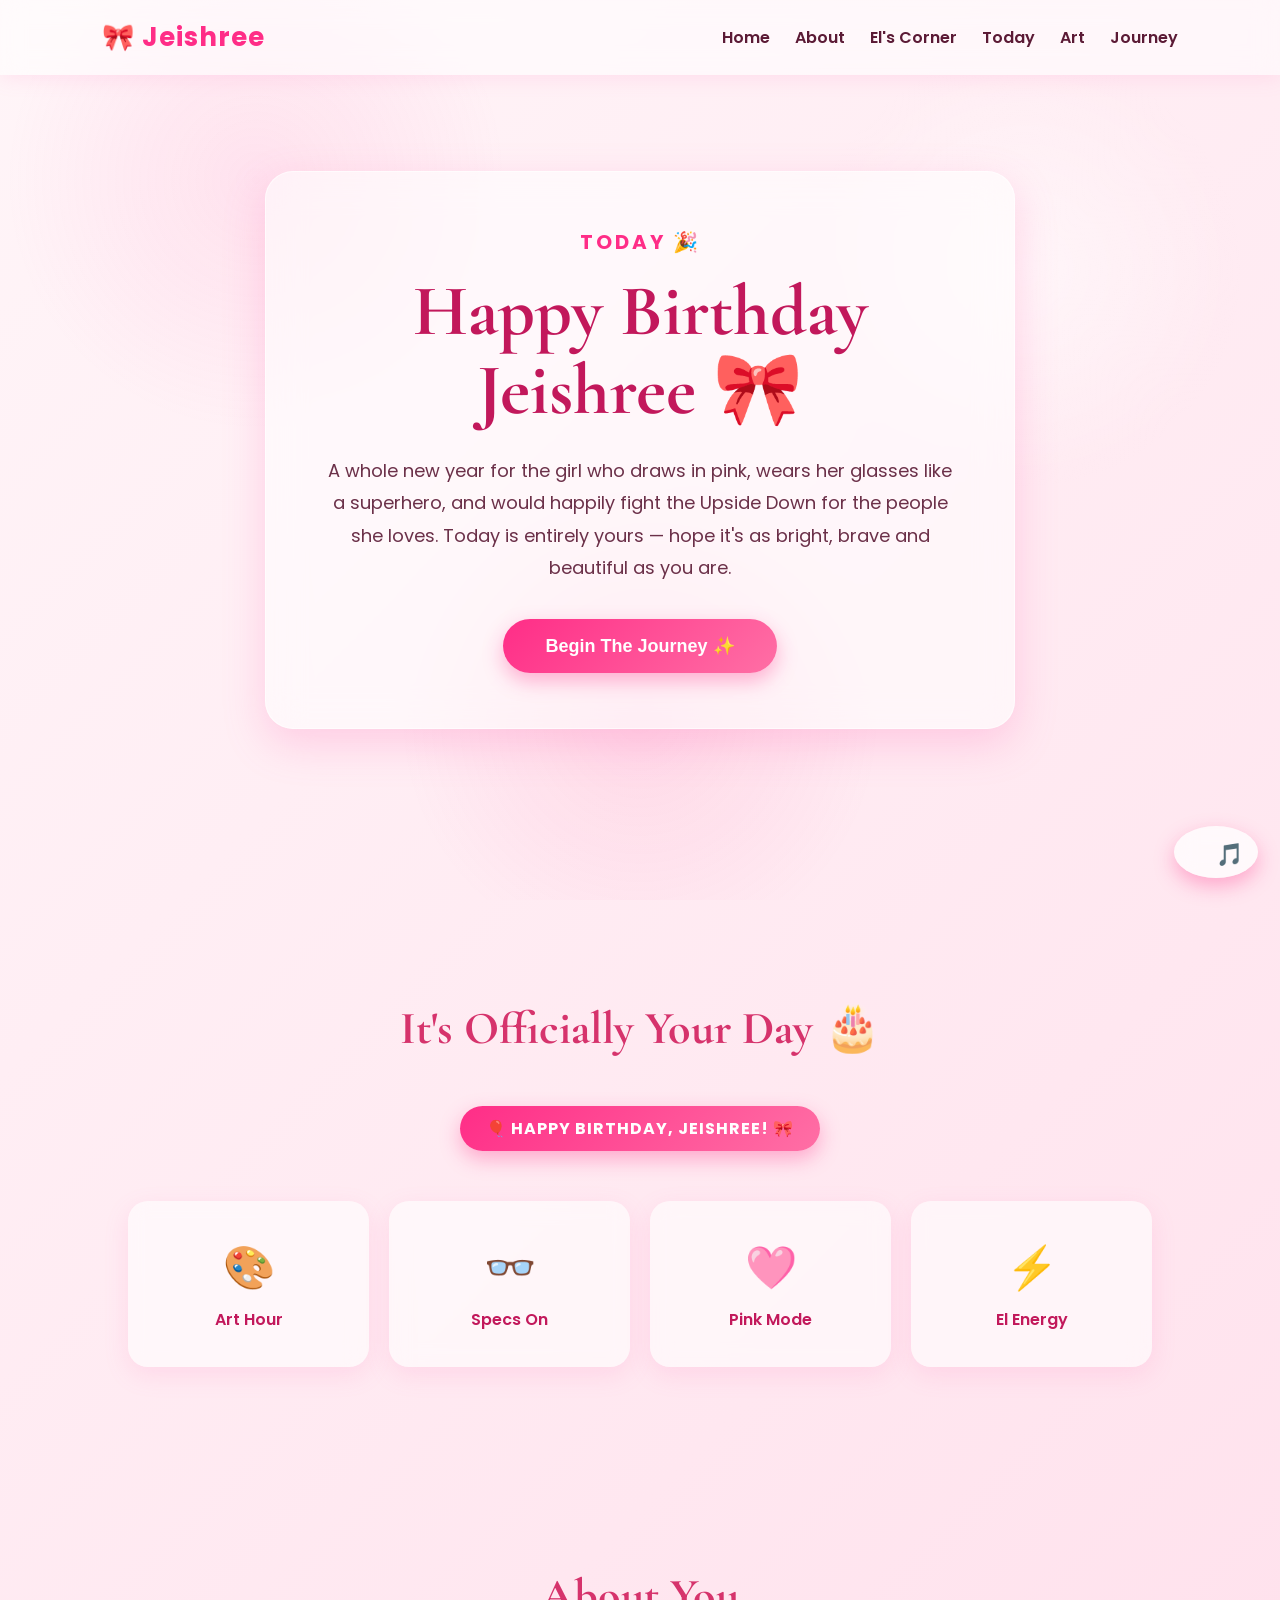
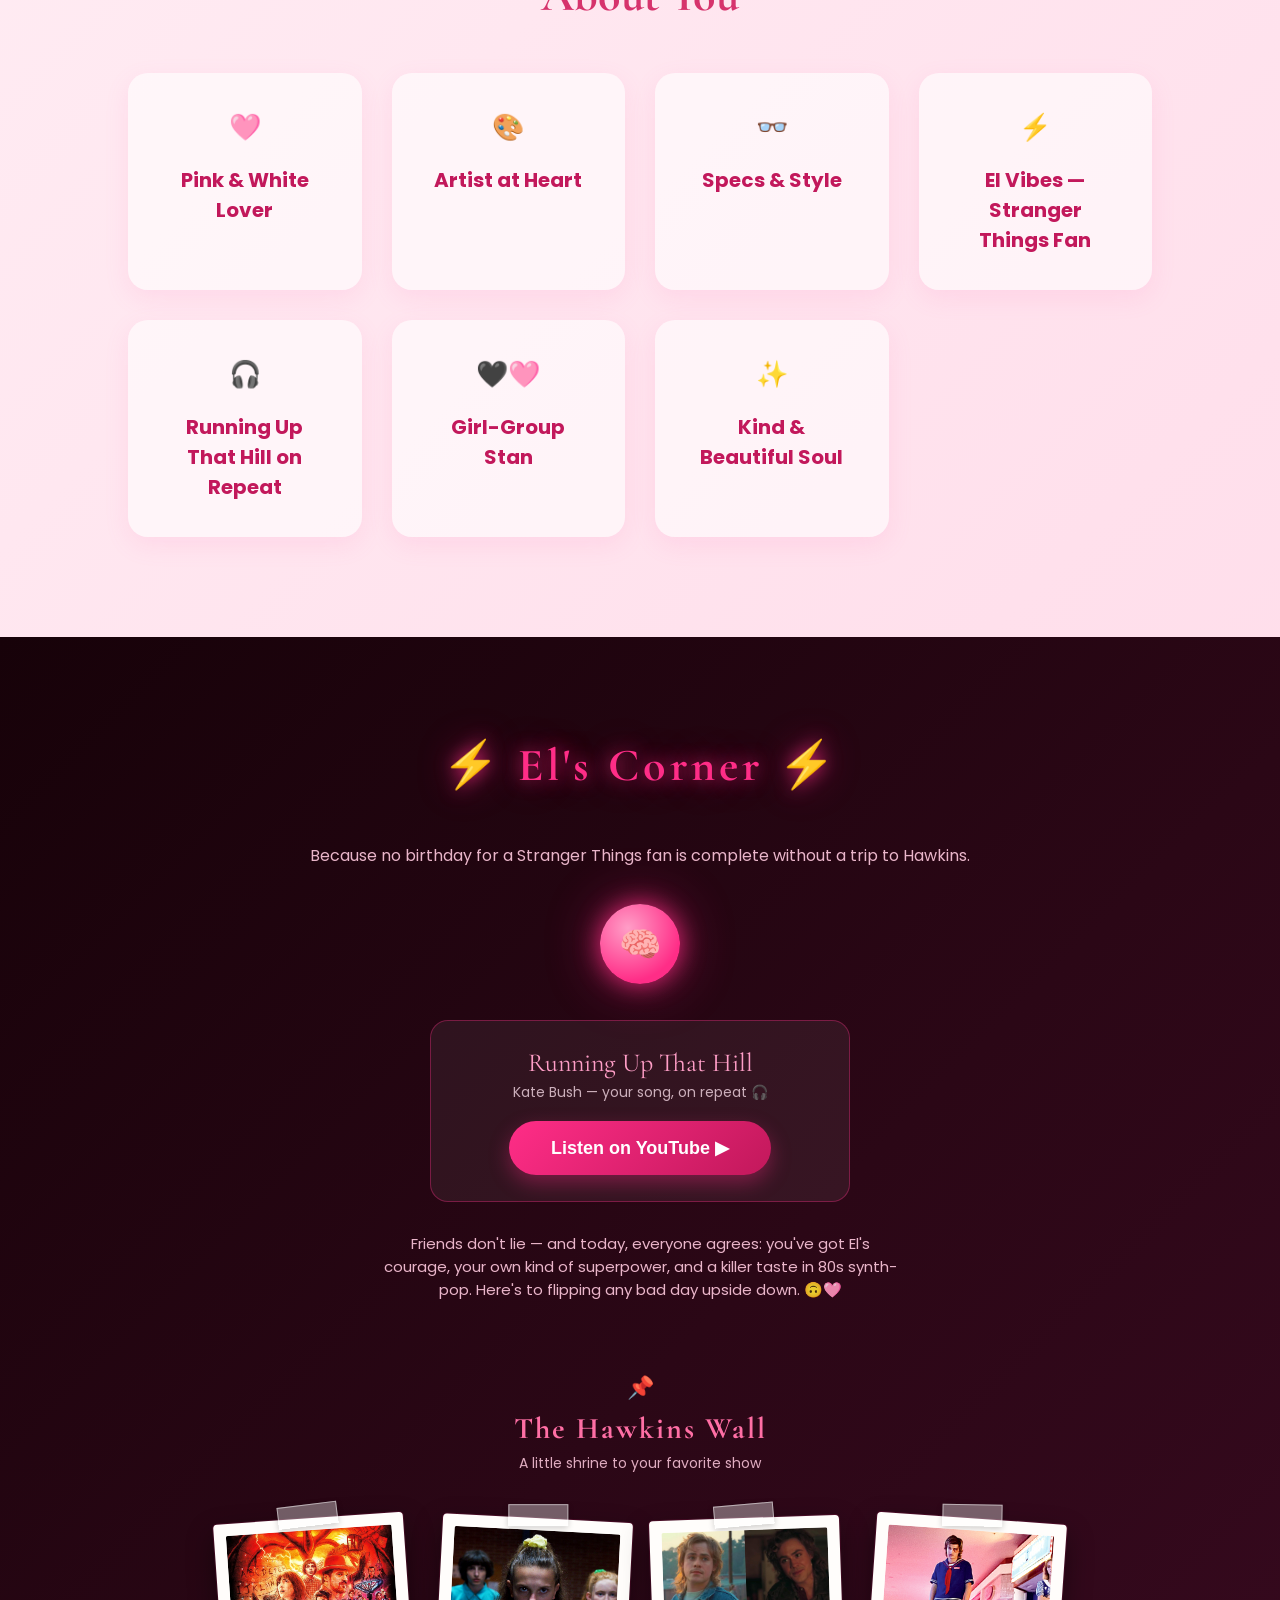
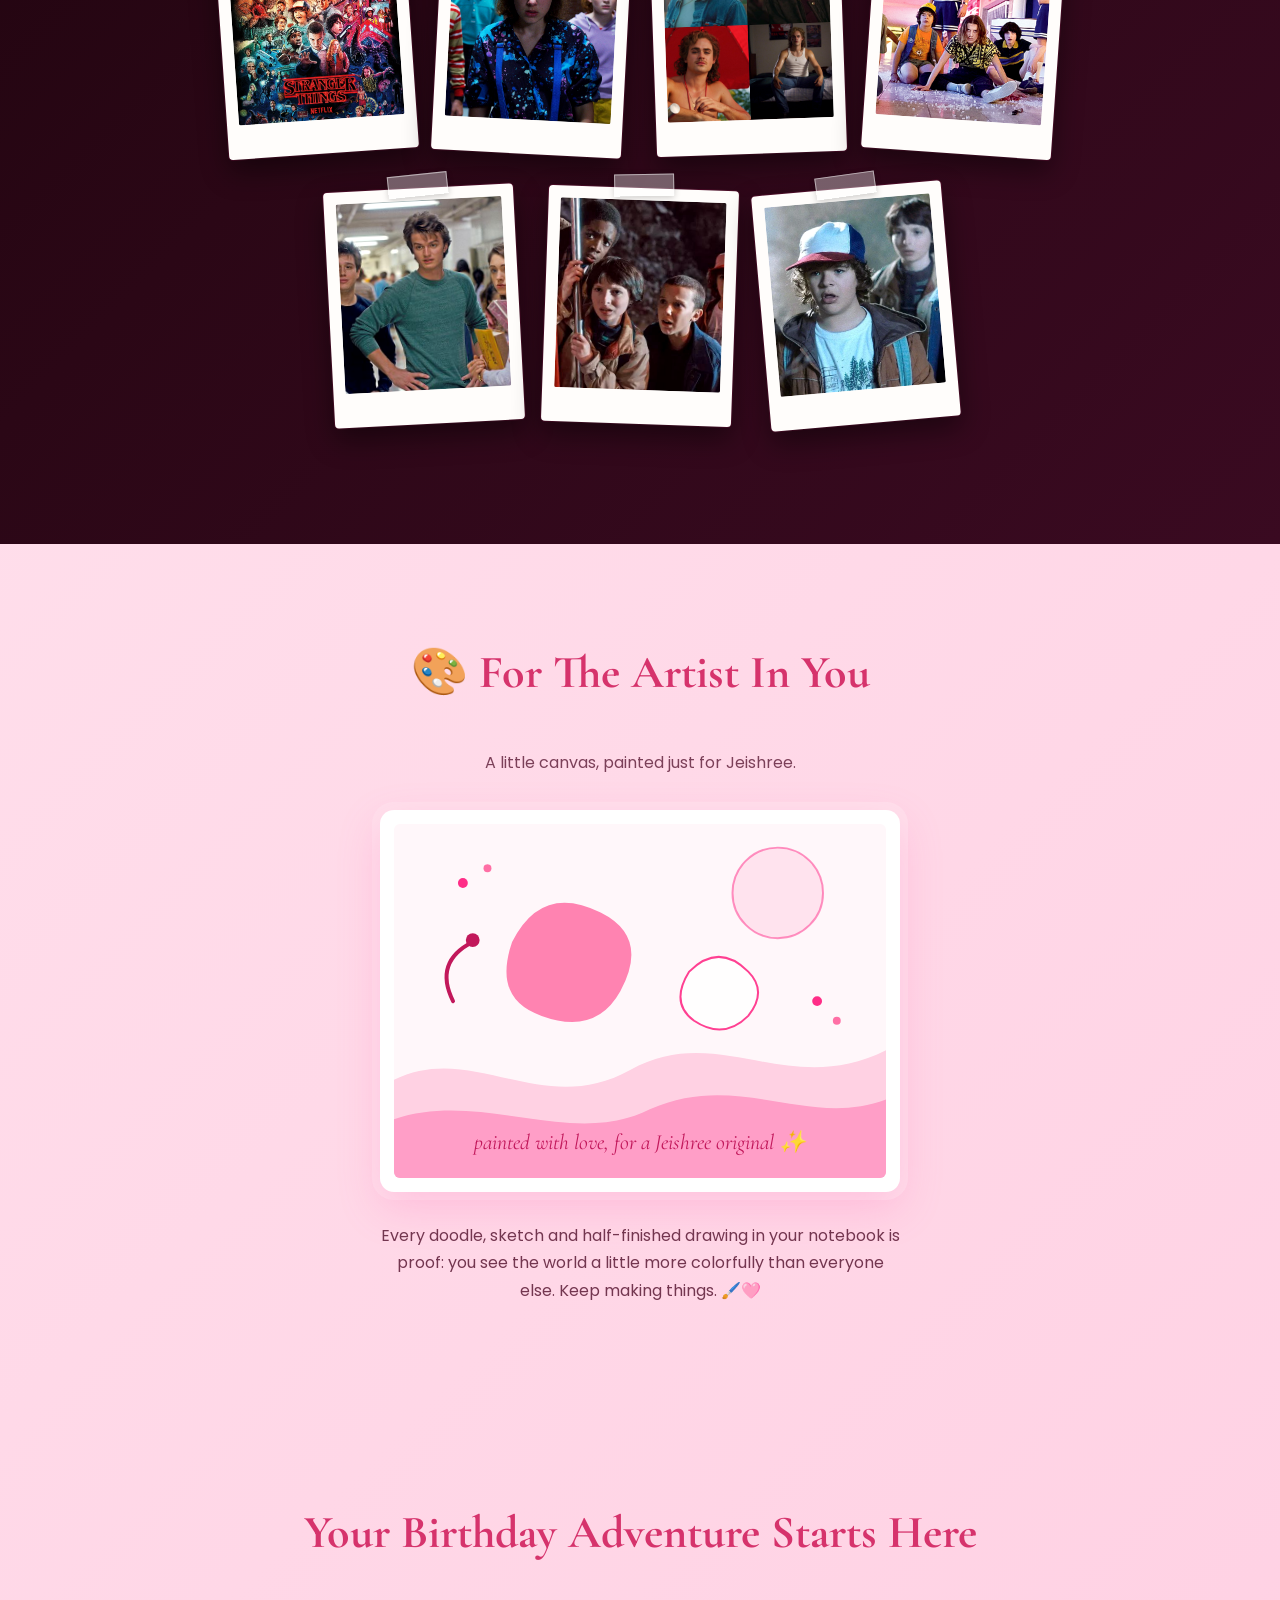
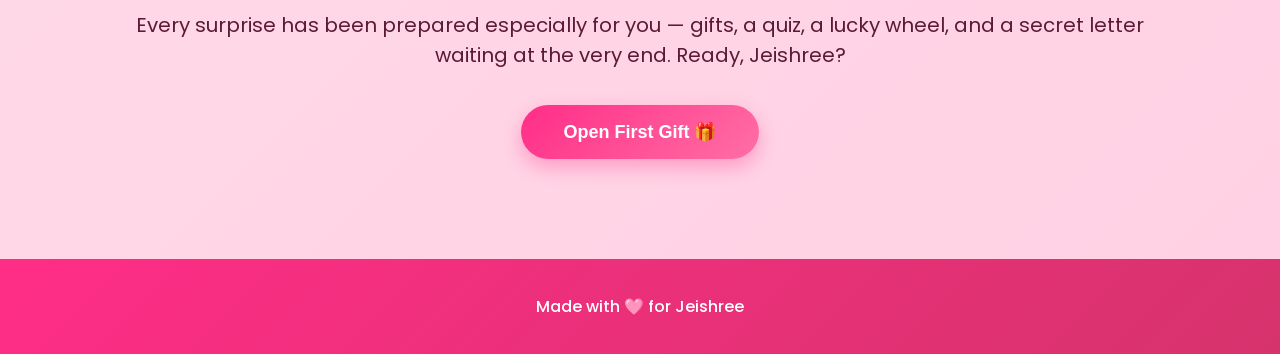
<file: index.html>
<!DOCTYPE html>
<html lang="en">
<head>

<meta charset="UTF-8">
<meta name="viewport" content="width=device-width, initial-scale=1.0">

<title>Happy Birthday Jeishree 🎀</title>

<link rel="stylesheet" href="style.css">

<link rel="preconnect" href="https://fonts.googleapis.com">
<link href="https://fonts.googleapis.com/css2?family=Poppins:wght@300;400;600;700&family=Cormorant+Garamond:wght@500;700&display=swap" rel="stylesheet">

</head>

<body>

<div id="particles"></div>

<nav>

<div class="logo">
🎀 Jeishree
</div>

<ul>

<li><a href="#home">Home</a></li>

<li><a href="#about">About</a></li>

<li><a href="#st-corner">El's Corner</a></li>

<li><a href="#today">Today</a></li>

<li><a href="#art-corner">Art</a></li>

<li><a href="#journey">Journey</a></li>

</ul>

</nav>

<section class="hero" id="home">

<div class="glass">

<h3>Today 🎉</h3>

<h1>Happy Birthday<br>Jeishree 🎀</h1>

<p>

A whole new year for the girl who draws in pink, wears her glasses like a superhero,
and would happily fight the Upside Down for the people she loves.
Today is entirely yours — hope it's as bright, brave and beautiful as you are.

</p>

<button id="beginBtn">
Begin The Journey ✨
</button>

</div>

</section>

<section id="today" class="today-banner">

<h2>It's Officially Your Day 🎂</h2>

<div class="today-pill">🎈 HAPPY BIRTHDAY, JEISHREE! 🎀</div>

<div class="today-grid">

<div>
<span>🎨</span>
<p>Art Hour</p>
</div>

<div>
<span>👓</span>
<p>Specs On</p>
</div>

<div>
<span>🩷</span>
<p>Pink Mode</p>
</div>

<div>
<span>⚡</span>
<p>El Energy</p>
</div>

</div>

</section>

<section id="about">

<h2>
About You
</h2>

<div class="cards">

<div class="card">
🩷
<h3>Pink & White Lover</h3>
</div>

<div class="card">
🎨
<h3>Artist at Heart</h3>
</div>

<div class="card">
👓
<h3>Specs & Style</h3>
</div>

<div class="card">
⚡
<h3>El Vibes — Stranger Things Fan</h3>
</div>

<div class="card">
🎧
<h3>Running Up That Hill on Repeat</h3>
</div>

<div class="card">
🖤🩷
<h3>Girl-Group Stan</h3>
</div>

<div class="card">
✨
<h3>Kind & Beautiful Soul</h3>
</div>

</div>

</section>

<section id="st-corner">

<h2>⚡ El's Corner ⚡</h2>

<p class="st-sub">Because no birthday for a Stranger Things fan is complete without a trip to Hawkins.</p>

<div class="st-glow-orb">🧠</div>

<div class="st-song-card">
<p class="song-title">Running Up That Hill</p>
<p class="song-artist">Kate Bush — your song, on repeat 🎧</p>
<a href="https://www.youtube.com/results?search_query=kate+bush+running+up+that+hill+official+video" target="_blank" rel="noopener">
<button>Listen on YouTube ▶</button>
</a>
</div>

<p class="st-caption">Friends don't lie — and today, everyone agrees: you've got El's courage, your own kind of superpower, and a killer taste in 80s synth-pop. Here's to flipping any bad day upside down. 🙃🩷</p>

<div class="wall-heading">
<span class="wall-tape">📌</span>
<h3>The Hawkins Wall</h3>
<p>A little shrine to your favorite show</p>
</div>

<div class="photo-wall">

<div class="frame frame-1"><div class="tape"></div><img src="assets/images/photo7.jpg" alt="Stranger Things poster"></div>
<div class="frame frame-2"><div class="tape"></div><img src="assets/images/photo3.jpg" alt="Stranger Things cast"></div>
<div class="frame frame-3"><div class="tape"></div><img src="assets/images/photo1.jpg" alt="Stranger Things character"></div>
<div class="frame frame-4"><div class="tape"></div><img src="assets/images/photo2.jpg" alt="The mall scene"></div>
<div class="frame frame-5"><div class="tape"></div><img src="assets/images/photo4.jpg" alt="Stranger Things group"></div>
<div class="frame frame-6"><div class="tape"></div><img src="assets/images/photo6.jpg" alt="Steve, Nancy and Jonathan"></div>
<div class="frame frame-7"><div class="tape"></div><img src="assets/images/photo5.webp" alt="The kids on bikes"></div>

</div>

</section>

<section id="art-corner">

<h2>🎨 For The Artist In You</h2>

<p class="art-sub">A little canvas, painted just for Jeishree.</p>

<div class="canvas-frame">
<svg viewBox="0 0 500 360" xmlns="http://www.w3.org/2000/svg">
  <rect x="0" y="0" width="500" height="360" fill="#fff7fa"/>
  <path d="M0,260 C80,220 150,300 240,250 C330,200 400,280 500,230 L500,360 L0,360 Z" fill="#ffd1e3"/>
  <path d="M0,300 C90,270 180,330 260,290 C350,250 420,310 500,280 L500,360 L0,360 Z" fill="#ff9ec7"/>
  <circle cx="390" cy="70" r="46" fill="#ffe1ee" opacity="0.9"/>
  <circle cx="390" cy="70" r="46" fill="none" stroke="#ff2d87" stroke-width="2" opacity="0.5"/>
  <path d="M120,120 Q150,60 210,90 Q260,115 230,170 Q205,215 150,195 Q100,178 120,120 Z" fill="#ff6fa5" opacity="0.85"/>
  <path d="M60,180 Q40,140 80,120" stroke="#c2185b" stroke-width="4" fill="none" stroke-linecap="round"/>
  <circle cx="80" cy="118" r="7" fill="#c2185b"/>
  <g opacity="0.9">
    <path d="M300,150 Q330,120 360,150 Q380,170 360,195 Q335,220 305,200 Q280,182 300,150 Z" fill="#fff" stroke="#ff2d87" stroke-width="2"/>
  </g>
  <circle cx="70" cy="60" r="5" fill="#ff2d87"/>
  <circle cx="95" cy="45" r="4" fill="#ff6fa5"/>
  <circle cx="430" cy="180" r="5" fill="#ff2d87"/>
  <circle cx="450" cy="200" r="4" fill="#ff6fa5"/>
  <text x="250" y="330" text-anchor="middle" font-family="Cormorant Garamond, serif" font-style="italic" font-size="22" fill="#c2185b">painted with love, for a Jeishree original ✨</text>
</svg>
</div>

<p class="art-caption">Every doodle, sketch and half-finished drawing in your notebook is proof: you see the world a little more colorfully than everyone else. Keep making things. 🖌️🩷</p>

</section>

<section id="journey">

<h2>
Your Birthday Adventure Starts Here
</h2>

<p>
Every surprise has been prepared especially for you — gifts, a quiz, a lucky wheel,
and a secret letter waiting at the very end.
Ready, Jeishree?
</p>

<a href="gift/gift.html">
<button>Open First Gift 🎁</button>
</a>

</section>

<footer>
Made with 🩷 for Jeishree
</footer>

<script src="script.js"></script>

<script src="music.js"></script>

</body>

</html>
</file>
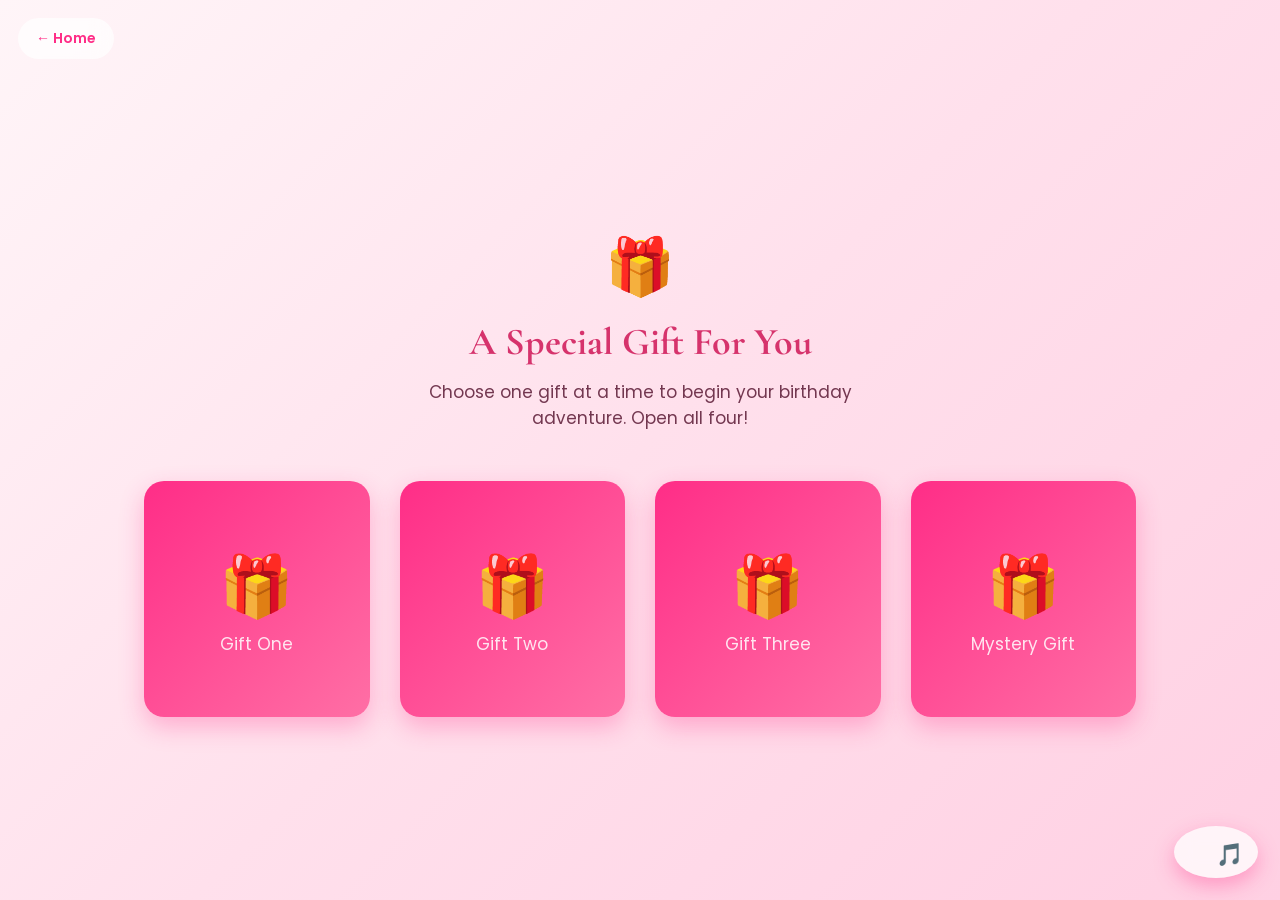
<file: gift.html>
<!DOCTYPE html>
<html lang="en">
<head>

<meta charset="UTF-8">
<meta name="viewport" content="width=device-width,initial-scale=1.0">

<title>Gift Room 🎁 | Jeishree's Birthday</title>

<link rel="stylesheet" href="gift.css">

<link rel="preconnect" href="https://fonts.googleapis.com">
<link href="https://fonts.googleapis.com/css2?family=Poppins:wght@300;400;600;700&family=Cormorant+Garamond:wght@500;700&display=swap" rel="stylesheet">

</head>

<body>

<div id="particles"></div>

<a class="back-link" href="../index.html">← Home</a>

<section class="gift-page">

<h1>🎁</h1>

<h2>A Special Gift For You</h2>

<p>
Choose one gift at a time to begin your birthday adventure. Open all four!
</p>

<div class="gift-grid">

<div class="gift-box">
🎁
<p>Gift One</p>
</div>

<div class="gift-box">
🎁
<p>Gift Two</p>
</div>

<div class="gift-box">
🎁
<p>Gift Three</p>
</div>

<div class="gift-box">
🎁
<p>Mystery Gift</p>
</div>

</div>

<div id="continueWrap" class="hidden">

<h2>🎀 All gifts opened!</h2>

<p>The adventure continues...</p>

<a href="../quiz/quiz.html">
<button>Take the Friendship Quiz ➜</button>
</a>

</div>

</section>

<script src="gift.js"></script>

<script src="../music.js"></script>

</body>
</html>
</file>
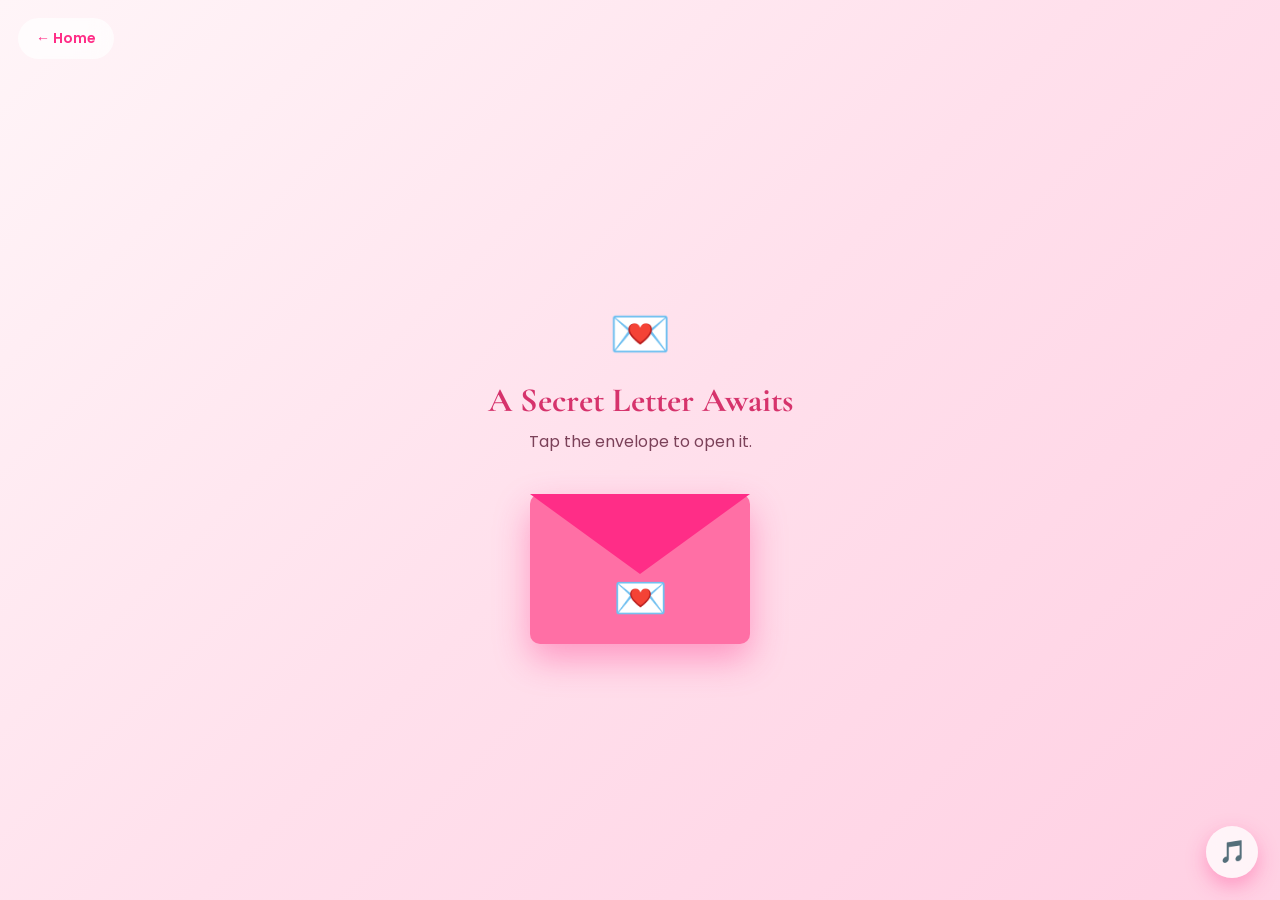
<file: letter/letter.html>
<!DOCTYPE html>
<html lang="en">
<head>

<meta charset="UTF-8">
<meta name="viewport" content="width=device-width, initial-scale=1.0">

<title>Secret Letter 💌 | Jeishree's Birthday</title>

<link rel="stylesheet" href="letter.css">

<link rel="preconnect" href="https://fonts.googleapis.com">
<link href="https://fonts.googleapis.com/css2?family=Poppins:wght@300;400;600;700&family=Cormorant+Garamond:wght@500;700&display=swap" rel="stylesheet">

</head>

<body>

<div id="particles"></div>

<a class="back-link" href="../index.html">← Home</a>

<section class="letter-page">

<div id="envelopeWrap">

<h1>💌</h1>
<h2>A Secret Letter Awaits</h2>
<p>Tap the envelope to open it.</p>

<div class="envelope" id="envelope">
<div class="envelope-flap"></div>
<div class="envelope-body">💌</div>
</div>

</div>

<div id="letterContent" class="hidden">

<div class="letter-card">

<h2>Dear Jeishree,</h2>

<p>
Happy Birthday! Today is all about you — the girl who doodles her feelings into art,
wears her glasses like they're part of her superhero costume, and somehow makes pink
and white look like the coolest color combo on earth.
</p>

<p>
Here's hoping this new year gives you a whole sketchbook of good days, the courage
of El whenever the Upside Down of life tries to mess with you, and a permanent front-row
seat to every song you love on repeat. May you keep creating, keep shining, and keep
being exactly, unapologetically you.
</p>

<p class="signature">With love, always 🩷</p>

</div>

<h2 class="verses-heading">🎀 A Few Birthday Wishes For You</h2>

<div class="verses-grid" id="versesGrid"></div>

<a href="../index.html">
<button>Return Home 🏠</button>
</a>

</div>

</section>

<script src="letter.js"></script>

<script src="../music.js"></script>

</body>
</html>
</file>
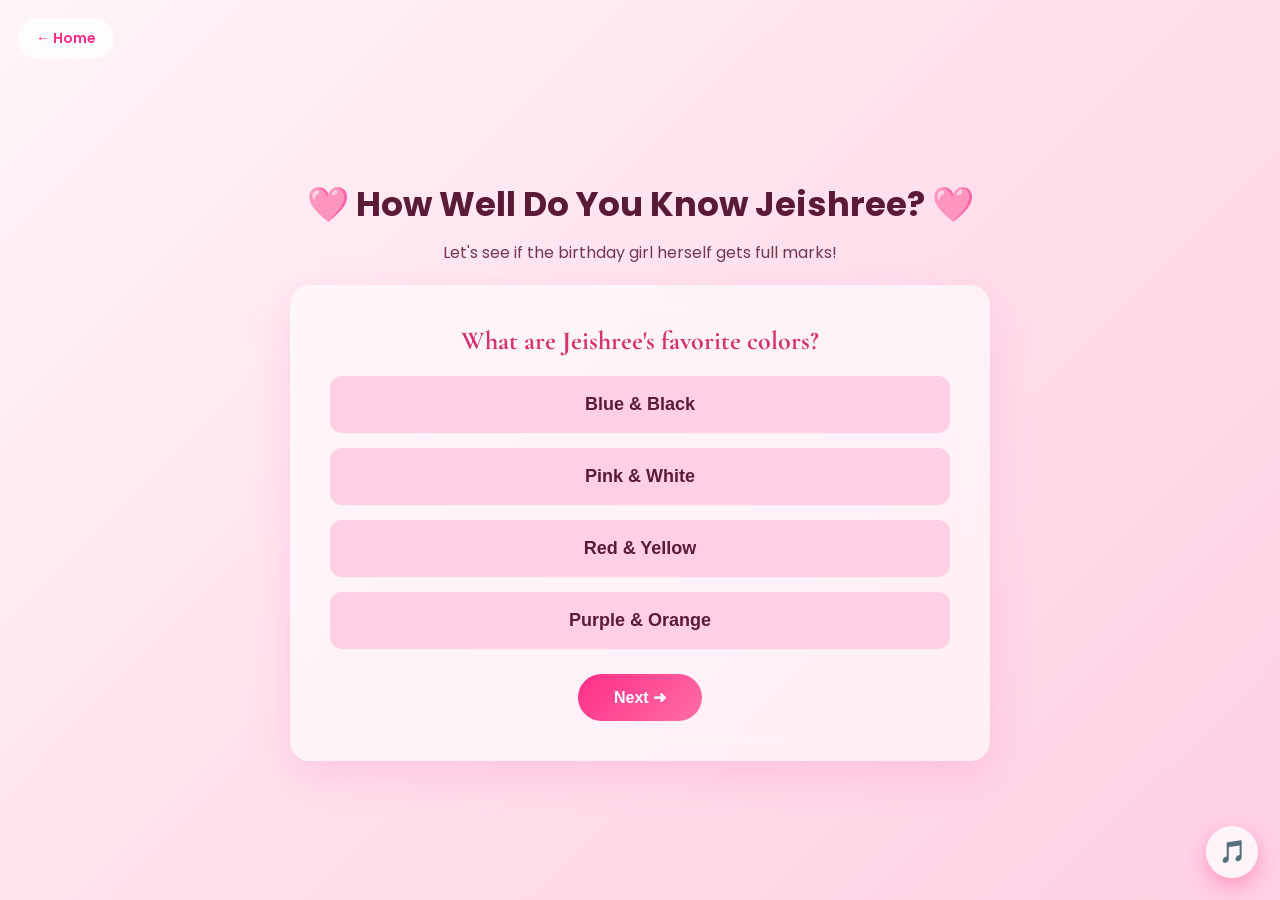
<file: quiz/quiz.html>
<!DOCTYPE html>
<html lang="en">

<head>

<meta charset="UTF-8">

<meta name="viewport" content="width=device-width, initial-scale=1.0">

<title>Friendship Quiz 🩷 | Jeishree's Birthday</title>

<link rel="stylesheet" href="quiz.css">

<link rel="preconnect" href="https://fonts.googleapis.com">
<link href="https://fonts.googleapis.com/css2?family=Poppins:wght@300;400;600;700&family=Cormorant+Garamond:wght@500;700&display=swap" rel="stylesheet">

</head>

<body>

<div id="particles"></div>

<a class="back-link" href="../index.html">← Home</a>

<section class="quiz-page">

<h1>🩷 How Well Do You Know Jeishree? 🩷</h1>

<p>Let's see if the birthday girl herself gets full marks!</p>

<div class="quiz-box">

<h2 id="question"></h2>

<div id="answers"></div>

<button id="nextBtn">Next ➜</button>

</div>

<div id="result" class="hidden">

<h2>🎉 Congratulations!</h2>

<p id="scoreText"></p>

<a href="../wheel/wheel.html">
<button>Spin the Lucky Wheel 🎡</button>
</a>

</div>

</section>

<script src="quiz.js"></script>

<script src="../music.js"></script>

</body>

</html>
</file>
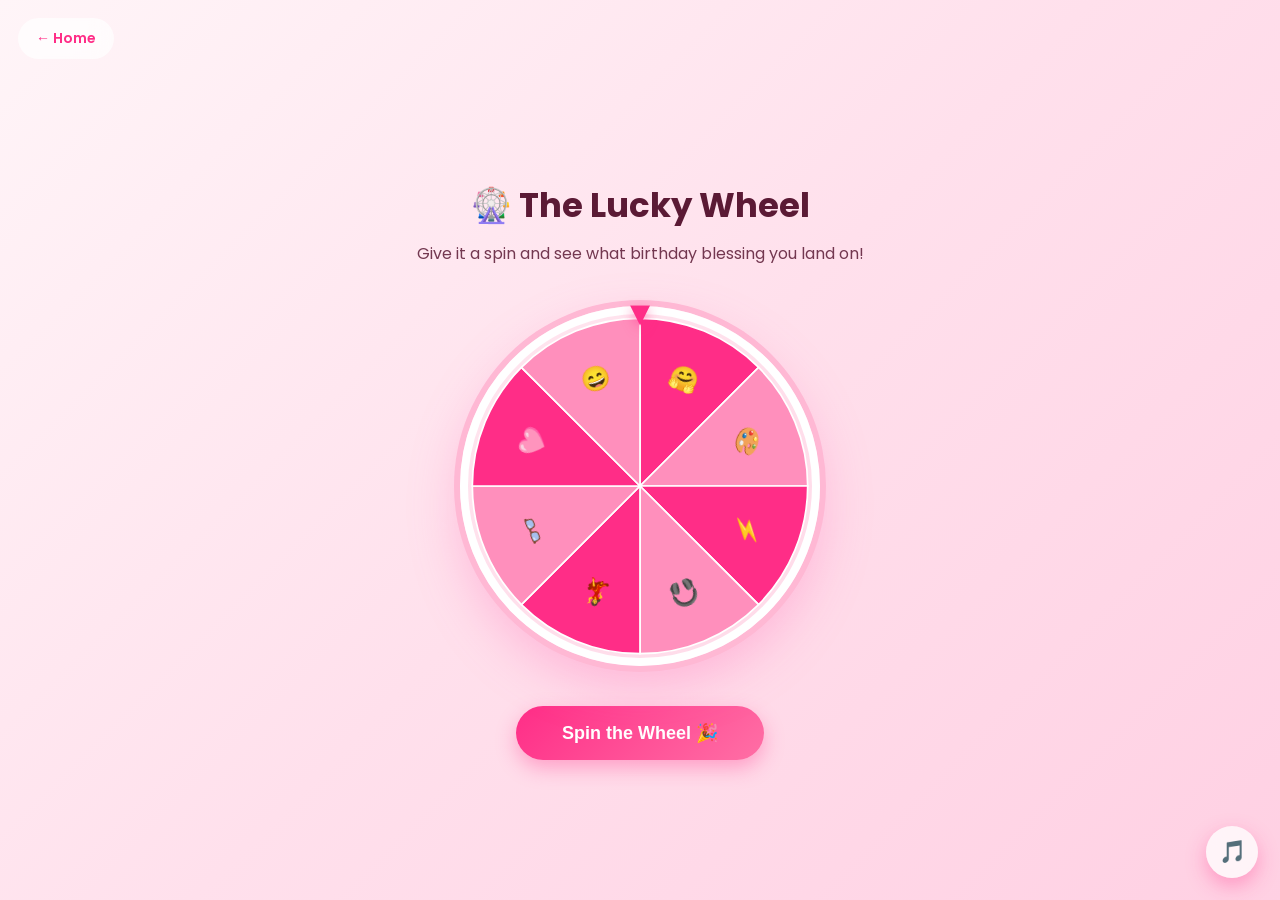
<file: wheel/wheel.html>
<!DOCTYPE html>
<html lang="en">
<head>

<meta charset="UTF-8">
<meta name="viewport" content="width=device-width, initial-scale=1.0">

<title>Lucky Wheel 🎡 | Jeishree's Birthday</title>

<link rel="stylesheet" href="wheel.css">

<link rel="preconnect" href="https://fonts.googleapis.com">
<link href="https://fonts.googleapis.com/css2?family=Poppins:wght@300;400;600;700&family=Cormorant+Garamond:wght@500;700&display=swap" rel="stylesheet">

</head>

<body>

<div id="particles"></div>

<a class="back-link" href="../index.html">← Home</a>

<section class="wheel-page">

<h1>🎡 The Lucky Wheel</h1>

<p>Give it a spin and see what birthday blessing you land on!</p>

<div class="wheel-wrap">

<div class="pointer">▼</div>

<div class="wheel" id="wheel">

<svg viewBox="0 0 400 400" id="wheelSvg"></svg>

</div>

</div>

<button id="spinBtn">Spin the Wheel 🎉</button>

<div id="wheelResult" class="hidden">

<h2 id="prizeTitle"></h2>

<p id="prizeText"></p>

<a href="../letter/letter.html">
<button>Open the Secret Letter 💌</button>
</a>

</div>

</section>

<script src="wheel.js"></script>

<script src="../music.js"></script>

</body>
</html>
</file>
<file: style.css>
/* ==========================
   Happy Birthday Jeishree 🎀
   Theme: Pink & White
========================== */

*{
    margin:0;
    padding:0;
    box-sizing:border-box;
}

html{
    scroll-behavior:smooth;
}

body{
    font-family:'Poppins',sans-serif;
    background:linear-gradient(135deg,#fff5f8,#ffe0ec,#ffd0e3);
    color:#5b1a35;
    overflow-x:hidden;
}

/* Floating particles layer (hearts, sparkles, pencils) */

#particles{
    position:fixed;
    inset:0;
    pointer-events:none;
    z-index:998;
    overflow:hidden;
}

@keyframes floatUp{
0%{ transform:translateY(0) rotate(0deg); opacity:0; }
10%{ opacity:1; }
90%{ opacity:1; }
100%{ transform:translateY(-110vh) rotate(15deg); opacity:0; }
}

/* Animated Background */

body::before{
    content:"";
    position:fixed;
    inset:0;
    background:
    radial-gradient(circle at 20% 20%,rgba(255,105,180,.12),transparent 20%),
    radial-gradient(circle at 80% 30%,rgba(255,255,255,.5),transparent 18%),
    radial-gradient(circle at 50% 80%,rgba(255,45,135,.10),transparent 25%);
    animation:bgMove 18s linear infinite alternate;
    z-index:-2;
}

@keyframes bgMove{
0%{ transform:translateY(0) scale(1); }
100%{ transform:translateY(-40px) scale(1.05); }
}

/* Navigation */

nav{
position:fixed;
top:0;
left:0;
width:100%;
display:flex;
justify-content:space-between;
align-items:center;
padding:18px 8%;
background:rgba(255,255,255,.55);
backdrop-filter:blur(12px);
z-index:1000;
box-shadow:0 2px 20px rgba(255,105,180,.15);
}

.logo{
font-size:26px;
font-weight:700;
letter-spacing:1px;
color:#ff2d87;
}

nav ul{
display:flex;
gap:25px;
list-style:none;
}

nav a{
text-decoration:none;
color:#5b1a35;
font-weight:600;
transition:.3s;
}

nav a:hover{
color:#ff2d87;
}

/* Hero */

.hero{
min-height:100vh;
display:flex;
justify-content:center;
align-items:center;
padding:120px 20px;
text-align:center;
}

.glass{
max-width:750px;
padding:55px;
border-radius:28px;
background:rgba(255,255,255,.55);
backdrop-filter:blur(18px);
border:1px solid rgba(255,255,255,.6);
box-shadow:0 15px 40px rgba(255,105,180,.25);
animation:fadeUp 1.2s ease;
}

.glass h3{
font-size:20px;
letter-spacing:3px;
text-transform:uppercase;
color:#ff2d87;
margin-bottom:15px;
}

.glass h1{
font-family:'Cormorant Garamond',serif;
font-size:72px;
line-height:1.1;
margin-bottom:25px;
color:#c2185b;
}

.glass p{
font-size:18px;
line-height:1.8;
opacity:.9;
margin-bottom:35px;
}

button{
padding:16px 42px;
border:none;
border-radius:50px;
font-size:18px;
cursor:pointer;
background:linear-gradient(135deg,#ff2d87,#ff6fa5);
color:white;
font-weight:600;
transition:.35s;
box-shadow:0 8px 20px rgba(255,45,135,.35);
}

button:hover{
transform:translateY(-4px);
box-shadow:0 12px 28px rgba(255,45,135,.5);
}

button:disabled{
opacity:.4;
cursor:not-allowed;
transform:none;
box-shadow:none;
}

.back-link{
position:fixed;
top:18px;
left:18px;
z-index:1001;
text-decoration:none;
color:#ff2d87;
background:rgba(255,255,255,.7);
backdrop-filter:blur(10px);
padding:10px 18px;
border-radius:50px;
font-size:14px;
font-weight:600;
transition:.3s;
}

.back-link:hover{
background:rgba(255,255,255,.95);
transform:translateY(-2px);
}

.hidden{
display:none !important;
}

.fade-in{
animation:fadeUp 1s ease;
}

/* Sections */

section{
padding:100px 10%;
}

h2{
font-size:46px;
text-align:center;
margin-bottom:50px;
font-family:'Cormorant Garamond',serif;
color:#d6336c;
}

/* Today banner (instead of countdown, since her birthday IS today) */

.today-banner{
text-align:center;
}

.today-pill{
display:inline-block;
margin:0 auto 40px;
padding:10px 26px;
border-radius:50px;
background:linear-gradient(135deg,#ff2d87,#ff6fa5);
color:white;
font-weight:700;
letter-spacing:1px;
box-shadow:0 8px 20px rgba(255,45,135,.35);
animation:pulse 2s ease-in-out infinite;
}

@keyframes pulse{
0%,100%{ transform:scale(1); }
50%{ transform:scale(1.05); }
}

.today-grid{
display:grid;
grid-template-columns:repeat(4,1fr);
gap:20px;
margin-top:10px;
}

.today-grid div{
padding:35px 20px;
background:rgba(255,255,255,.6);
border-radius:20px;
text-align:center;
backdrop-filter:blur(10px);
transition:.3s;
box-shadow:0 8px 25px rgba(255,105,180,.15);
}

.today-grid div:hover{
transform:translateY(-8px);
}

.today-grid span{
font-size:42px;
display:block;
margin-bottom:8px;
}

.today-grid p{
font-weight:600;
color:#c2185b;
}

/* About Cards */

.cards{
display:grid;
grid-template-columns:repeat(auto-fit,minmax(220px,1fr));
gap:30px;
}

.card{
padding:35px;
background:rgba(255,255,255,.6);
border-radius:20px;
text-align:center;
font-size:26px;
transition:.35s;
box-shadow:0 8px 25px rgba(255,105,180,.12);
}

.card:hover{
transform:translateY(-10px) scale(1.03);
background:rgba(255,255,255,.85);
}

.card h3{
margin-top:18px;
font-size:20px;
color:#c2185b;
}

/* Journey */

#journey{
text-align:center;
}

#journey p{
font-size:20px;
margin-bottom:35px;
}

/* Footer */

footer{
padding:35px;
text-align:center;
background:linear-gradient(135deg,#ff2d87,#d6336c);
color:#fff;
font-weight:500;
}

/* Animation */

@keyframes fadeUp{
from{ opacity:0; transform:translateY(40px); }
to{ opacity:1; transform:translateY(0); }
}

/* ==========================
   Stranger Things / El Corner
========================== */

#st-corner{
padding:100px 20px;
text-align:center;
background:linear-gradient(135deg,#170209,#2b0716,#3a0a21);
color:#ffe3ef;
}

#st-corner h2{
font-family:'Bebas Neue','Cormorant Garamond',serif;
letter-spacing:4px;
color:#ff2d87;
text-shadow:0 0 18px rgba(255,45,135,.8),0 0 40px rgba(255,45,135,.4);
}

.st-sub{
color:#ffc9de;
opacity:.9;
margin-bottom:36px;
font-size:16px;
}

.st-glow-orb{
width:80px;
height:80px;
border-radius:50%;
margin:0 auto 36px;
background:radial-gradient(circle at 35% 30%,#ff9ec7,#ff2d87 70%);
display:flex;
align-items:center;
justify-content:center;
font-size:34px;
box-shadow:0 0 25px rgba(255,45,135,.8),0 0 55px rgba(255,45,135,.45);
animation:orbPulse 2.2s ease-in-out infinite;
}

@keyframes orbPulse{
0%,100%{ transform:scale(1); box-shadow:0 0 25px rgba(255,45,135,.8),0 0 55px rgba(255,45,135,.45); }
50%{ transform:scale(1.08); box-shadow:0 0 35px rgba(255,45,135,1),0 0 70px rgba(255,45,135,.6); }
}

.st-song-card{
max-width:420px;
margin:0 auto 30px;
background:rgba(255,255,255,.06);
border:1px solid rgba(255,45,135,.35);
border-radius:18px;
padding:26px;
}

.st-song-card p.song-title{
font-family:'Cormorant Garamond',serif;
font-size:26px;
color:#ff9ec7;
margin-bottom:4px;
}

.st-song-card p.song-artist{
opacity:.75;
font-size:14px;
margin-bottom:18px;
}

.st-song-card a button{
background:linear-gradient(135deg,#ff2d87,#c2185b);
}

.st-caption{
margin-top:26px;
color:#ffc9de;
font-size:15px;
opacity:.9;
max-width:520px;
margin-left:auto;
margin-right:auto;
}

/* ==========================
   Hawkins Wall — photo frames
========================== */

.wall-heading{
margin-top:70px;
text-align:center;
}

.wall-tape{
display:inline-block;
font-size:22px;
margin-bottom:6px;
}

.wall-heading h3{
font-family:'Cormorant Garamond',serif;
font-size:30px;
color:#ff6fa5;
letter-spacing:2px;
margin-bottom:6px;
}

.wall-heading p{
color:#ffc9de;
opacity:.85;
font-size:14px;
margin-bottom:34px;
}

.photo-wall{
display:flex;
flex-wrap:wrap;
justify-content:center;
gap:34px 26px;
max-width:1000px;
margin:0 auto;
padding:10px 10px 20px;
}

.frame{
position:relative;
background:#fffdfb;
padding:12px 12px 34px;
width:190px;
border-radius:4px;
box-shadow:0 12px 28px rgba(0,0,0,.45), 0 0 0 1px rgba(255,45,135,.15);
transition:transform .4s ease, box-shadow .4s ease;
}

.frame img{
display:block;
width:100%;
height:190px;
object-fit:cover;
border-radius:2px;
filter:saturate(1.05) contrast(1.03);
}

.frame::after{
content:"";
position:absolute;
inset:0;
border-radius:4px;
box-shadow:inset 0 0 25px rgba(255,45,135,0);
transition:box-shadow .4s ease;
pointer-events:none;
}

.frame:hover{
transform:translateY(-10px) scale(1.04) rotate(0deg) !important;
box-shadow:0 20px 40px rgba(255,45,135,.55), 0 0 0 1px rgba(255,45,135,.4);
z-index:5;
}

.frame:hover::after{
box-shadow:inset 0 0 30px rgba(255,45,135,.25);
}

.tape{
position:absolute;
top:-14px;
left:50%;
transform:translateX(-50%) rotate(-3deg);
width:60px;
height:22px;
background:rgba(255,255,255,.35);
border:1px solid rgba(255,255,255,.5);
box-shadow:0 2px 6px rgba(0,0,0,.2);
}

.frame-1{ transform:rotate(-4deg); }
.frame-2{ transform:rotate(3deg); }
.frame-3{ transform:rotate(-2deg); }
.frame-4{ transform:rotate(4deg); }
.frame-5{ transform:rotate(-3deg); }
.frame-6{ transform:rotate(2deg); }
.frame-7{ transform:rotate(-5deg); }

/* ==========================
   Art Corner
========================== */

#art-corner{
text-align:center;
}

.art-sub{
opacity:.8;
margin-bottom:35px;
font-size:16px;
}

.canvas-frame{
max-width:520px;
margin:0 auto 30px;
padding:14px;
background:#fff;
border-radius:14px;
box-shadow:0 15px 40px rgba(255,105,180,.25), 0 0 0 8px #ffe0ec;
}

.canvas-frame svg{
width:100%;
height:auto;
border-radius:6px;
display:block;
}

.art-caption{
max-width:520px;
margin:0 auto;
font-size:16px;
opacity:.85;
line-height:1.7;
}

@media(max-width:900px){
.glass h1{ font-size:52px; }
.today-grid{ grid-template-columns:repeat(2,1fr); }
nav{ padding:15px 6%; }
}

@media(max-width:600px){
.glass{ padding:35px 25px; }
.glass h1{ font-size:40px; }
.today-grid{ grid-template-columns:1fr; }
nav ul{ display:none; }
h2{ font-size:34px; }
button{ width:100%; }
.frame{ width:140px; padding:8px 8px 26px; }
.frame img{ height:140px; }
}
</file>
<file: gift.css>
/* ==========================
   Gift Room — self-contained page styles
   Theme: Pink & White (matches main site)
========================== */

*{
    margin:0;
    padding:0;
    box-sizing:border-box;
}

body{
    font-family:'Poppins',sans-serif;
    background:linear-gradient(135deg,#fff5f8,#ffe0ec,#ffd0e3);
    color:#5b1a35;
    overflow-x:hidden;
    min-height:100vh;
}

#particles{
    position:fixed;
    inset:0;
    pointer-events:none;
    z-index:998;
    overflow:hidden;
}

@keyframes floatUp{
0%{ transform:translateY(0) rotate(0deg); opacity:0; }
10%{ opacity:1; }
90%{ opacity:1; }
100%{ transform:translateY(-110vh) rotate(15deg); opacity:0; }
}

.back-link{
    position:fixed;
    top:18px;
    left:18px;
    z-index:1001;
    text-decoration:none;
    color:#ff2d87;
    background:rgba(255,255,255,.7);
    backdrop-filter:blur(10px);
    padding:10px 18px;
    border-radius:50px;
    font-size:14px;
    font-weight:600;
    transition:.3s;
}

.back-link:hover{
    background:rgba(255,255,255,.95);
    transform:translateY(-2px);
}

.gift-page{
min-height:100vh;
display:flex;
justify-content:center;
align-items:center;
flex-direction:column;
text-align:center;
padding:120px 20px 80px;
}

.gift-page h1{
    font-size:56px;
    margin-bottom:10px;
    animation:bounce 2s ease-in-out infinite;
}

@keyframes bounce{
    0%,100%{ transform:translateY(0); }
    50%{ transform:translateY(-14px); }
}

.gift-page h2{
    font-family:'Cormorant Garamond',serif;
    font-size:38px;
    color:#d6336c;
    margin-bottom:14px;
}

.gift-page p{
    font-size:17px;
    opacity:.85;
    max-width:500px;
}

.gift-grid{
display:grid;
grid-template-columns:repeat(auto-fit,minmax(220px,1fr));
gap:30px;
width:80%;
margin-top:50px;
}

.gift-box{
background:linear-gradient(135deg,#ff2d87,#ff6fa5);
color:white;
padding:60px;
font-size:60px;
border-radius:20px;
cursor:pointer;
transition:.4s;
text-align:center;
box-shadow:0 10px 25px rgba(255,45,135,.3);
}

.gift-box:hover{
transform:scale(1.08) rotate(3deg);
background:linear-gradient(135deg,#ff6fa5,#ff2d87);
}

.opened{
background:#fff;
border:2px solid #ff6fa5;
color:#c2185b;
font-size:19px;
animation:popIn .5s ease;
cursor:default;
}

@keyframes popIn{
0%{ transform:scale(.7); opacity:0; }
60%{ transform:scale(1.08); opacity:1; }
100%{ transform:scale(1); }
}

#continueWrap{
margin-top:60px;
animation:fadeUp 1s ease;
}

#continueWrap h2{
    color:#ff2d87;
}

#continueWrap p{
    margin-bottom:25px;
}

.hidden{
    display:none !important;
}

button{
padding:16px 42px;
border:none;
border-radius:50px;
font-size:18px;
cursor:pointer;
background:linear-gradient(135deg,#ff2d87,#ff6fa5);
color:white;
font-weight:600;
transition:.35s;
box-shadow:0 8px 20px rgba(255,45,135,.35);
}

button:hover{
transform:translateY(-4px);
box-shadow:0 12px 28px rgba(255,45,135,.5);
}

@keyframes fadeUp{
from{ opacity:0; transform:translateY(40px); }
to{ opacity:1; transform:translateY(0); }
}

@media(max-width:600px){
    .gift-page h1{ font-size:44px; }
    .gift-page h2{ font-size:28px; }
    .gift-grid{ width:95%; }
}
</file>
<file: letter/letter.css>
/* ==========================
   Secret Letter — self-contained page styles
========================== */

*{
    margin:0;
    padding:0;
    box-sizing:border-box;
}

body{
    font-family:'Poppins',sans-serif;
    background:linear-gradient(135deg,#fff5f8,#ffe0ec,#ffd0e3);
    color:#5b1a35;
    overflow-x:hidden;
    min-height:100vh;
}

#particles{
    position:fixed;
    inset:0;
    pointer-events:none;
    z-index:998;
    overflow:hidden;
}

@keyframes floatUp{
0%{ transform:translateY(0) rotate(0deg); opacity:0; }
10%{ opacity:1; }
90%{ opacity:1; }
100%{ transform:translateY(-110vh) rotate(15deg); opacity:0; }
}

.back-link{
    position:fixed;
    top:18px;
    left:18px;
    z-index:1001;
    text-decoration:none;
    color:#ff2d87;
    background:rgba(255,255,255,.7);
    backdrop-filter:blur(10px);
    padding:10px 18px;
    border-radius:50px;
    font-size:14px;
    font-weight:600;
    transition:.3s;
}

.back-link:hover{
    background:rgba(255,255,255,.95);
    transform:translateY(-2px);
}

.letter-page{
min-height:100vh;
display:flex;
justify-content:center;
align-items:center;
flex-direction:column;
padding:120px 20px 80px;
text-align:center;
}

#envelopeWrap h1{
    font-size:50px;
    margin-bottom:8px;
}

#envelopeWrap h2{
    font-family:'Cormorant Garamond',serif;
    font-size:34px;
    color:#d6336c;
    margin-bottom:8px;
}

#envelopeWrap p{
    opacity:.8;
    margin-bottom:40px;
}

.envelope{
    position:relative;
    width:220px;
    height:150px;
    margin:0 auto;
    cursor:pointer;
    background:#ff6fa5;
    border-radius:10px;
    box-shadow:0 15px 35px rgba(255,45,135,.4);
    transition:.35s;
    display:flex;
    align-items:flex-end;
    justify-content:center;
}

.envelope:hover{
    transform:translateY(-6px) scale(1.03);
}

.envelope-body{
    font-size:44px;
    padding-bottom:14px;
}

.envelope-flap{
    position:absolute;
    top:0;
    left:0;
    width:0;
    height:0;
    border-left:110px solid transparent;
    border-right:110px solid transparent;
    border-top:80px solid #ff2d87;
    transition:transform .6s ease;
    transform-origin:top;
}

.envelope.open .envelope-flap{
    transform:rotateX(180deg);
}

.envelope.open{
    animation:shake .4s ease;
}

@keyframes shake{
    0%,100%{ transform:translateX(0); }
    25%{ transform:translateX(-6px); }
    75%{ transform:translateX(6px); }
}

.letter-card{
max-width:600px;
background:rgba(255,255,255,.65);
backdrop-filter:blur(14px);
padding:50px;
border-radius:22px;
box-shadow:0 15px 40px rgba(255,105,180,.25);
text-align:left;
margin-bottom:60px;
}

.letter-card h2{
    font-family:'Cormorant Garamond',serif;
    font-size:32px;
    color:#ff2d87;
    margin-bottom:20px;
    text-align:center;
}

.letter-card p{
    font-size:17px;
    line-height:1.9;
    margin-bottom:18px;
    opacity:.95;
}

.signature{
    text-align:right;
    font-family:'Cormorant Garamond',serif;
    font-size:22px;
    font-style:italic;
    color:#c2185b;
}

.verses-heading{
    font-family:'Cormorant Garamond',serif;
    font-size:32px;
    color:#d6336c;
    margin-bottom:35px;
}

.verses-grid{
display:grid;
grid-template-columns:repeat(auto-fit,minmax(260px,1fr));
gap:24px;
max-width:900px;
margin-bottom:50px;
}

.verse-card{
background:rgba(255,255,255,.65);
border-left:3px solid #ff6fa5;
border-radius:14px;
padding:26px;
text-align:left;
transition:.3s;
}

.verse-card:hover{
    background:rgba(255,255,255,.9);
    transform:translateY(-4px);
}

.verse-card p{
    font-family:'Cormorant Garamond',serif;
    font-size:19px;
    line-height:1.6;
    font-style:italic;
    margin-bottom:10px;
    color:#5b1a35;
}

.verse-card span{
    font-size:14px;
    color:#ff2d87;
    letter-spacing:.5px;
    font-weight:600;
}

#letterContent button{
padding:16px 42px;
border:none;
border-radius:50px;
font-size:18px;
cursor:pointer;
background:linear-gradient(135deg,#ff2d87,#ff6fa5);
color:white;
font-weight:600;
transition:.35s;
}

#letterContent button:hover{
    transform:translateY(-4px);
    box-shadow:0 10px 25px rgba(255,45,135,.4);
}

.hidden{
    display:none !important;
}

.fade-in{
    animation:fadeUp 1s ease;
}

@keyframes fadeUp{
from{ opacity:0; transform:translateY(40px); }
to{ opacity:1; transform:translateY(0); }
}

@media(max-width:600px){
    .letter-card{ padding:32px 24px; }
    .verses-heading{ font-size:26px; }
}
</file>
<file: quiz/quiz.css>
/* =======================
   Quiz — self-contained page styles
======================= */

*{
    margin:0;
    padding:0;
    box-sizing:border-box;
}

body{
    font-family:'Poppins',sans-serif;
    background:linear-gradient(135deg,#fff5f8,#ffe0ec,#ffd0e3);
    color:#5b1a35;
    overflow-x:hidden;
    min-height:100vh;
}

#particles{
    position:fixed;
    inset:0;
    pointer-events:none;
    z-index:998;
    overflow:hidden;
}

@keyframes floatUp{
0%{ transform:translateY(0) rotate(0deg); opacity:0; }
10%{ opacity:1; }
90%{ opacity:1; }
100%{ transform:translateY(-110vh) rotate(15deg); opacity:0; }
}

.back-link{
    position:fixed;
    top:18px;
    left:18px;
    z-index:1001;
    text-decoration:none;
    color:#ff2d87;
    background:rgba(255,255,255,.7);
    backdrop-filter:blur(10px);
    padding:10px 18px;
    border-radius:50px;
    font-size:14px;
    font-weight:600;
    transition:.3s;
}

.back-link:hover{
    background:rgba(255,255,255,.95);
    transform:translateY(-2px);
}

.quiz-page{
min-height:100vh;
display:flex;
justify-content:center;
align-items:center;
flex-direction:column;
padding:120px 20px 80px;
text-align:center;
}

.quiz-page h1{
    font-size:34px;
    margin-bottom:10px;
}

.quiz-page > p{
    opacity:.85;
    margin-bottom:20px;
}

.quiz-box{
width:700px;
max-width:95%;
background:rgba(255,255,255,.6);
backdrop-filter:blur(12px);
padding:40px;
border-radius:20px;
text-align:center;
box-shadow:0 15px 40px rgba(255,105,180,.2);
}

.quiz-box h2{
    font-family:'Cormorant Garamond',serif;
    font-size:26px;
    margin-bottom:20px;
    color:#d6336c;
}

.answer-btn{
display:block;
width:100%;
margin:15px 0;
padding:18px;
border:none;
border-radius:12px;
cursor:pointer;
font-size:18px;
background:#ffd0e3;
color:#5b1a35;
font-weight:600;
transition:.3s;
}

.answer-btn:hover:not(:disabled){
background:#ffb8d4;
transform:translateY(-2px);
}

.answer-btn:disabled{
    cursor:not-allowed;
}

#nextBtn{
    margin-top:10px;
    padding:14px 36px;
    border:none;
    border-radius:50px;
    font-size:16px;
    cursor:pointer;
    background:linear-gradient(135deg,#ff2d87,#ff6fa5);
    color:white;
    font-weight:600;
    transition:.35s;
}

#nextBtn:hover{
    transform:translateY(-4px);
    box-shadow:0 10px 25px rgba(255,45,135,.4);
}

#result{
    width:700px;
    max-width:95%;
    background:rgba(255,255,255,.6);
    backdrop-filter:blur(12px);
    padding:45px;
    border-radius:20px;
    animation:fadeUp 1s ease;
}

#result h2{
    color:#ff2d87;
    font-family:'Cormorant Garamond',serif;
    font-size:34px;
    margin-bottom:18px;
}

#result p{
    font-size:17px;
    margin-bottom:28px;
    line-height:1.7;
}

#result button{
    padding:16px 42px;
    border:none;
    border-radius:50px;
    font-size:18px;
    cursor:pointer;
    background:linear-gradient(135deg,#ff2d87,#ff6fa5);
    color:white;
    font-weight:600;
    transition:.35s;
}

#result button:hover{
    transform:translateY(-4px);
    box-shadow:0 10px 25px rgba(255,45,135,.4);
}

@keyframes fadeUp{
from{ opacity:0; transform:translateY(40px); }
to{ opacity:1; transform:translateY(0); }
}

.hidden{
display:none;
}
</file>
<file: wheel/wheel.css>
/* ==========================
   Lucky Wheel — self-contained page styles
========================== */

*{
    margin:0;
    padding:0;
    box-sizing:border-box;
}

body{
    font-family:'Poppins',sans-serif;
    background:linear-gradient(135deg,#fff5f8,#ffe0ec,#ffd0e3);
    color:#5b1a35;
    overflow-x:hidden;
    min-height:100vh;
}

#particles{
    position:fixed;
    inset:0;
    pointer-events:none;
    z-index:998;
    overflow:hidden;
}

@keyframes floatUp{
0%{ transform:translateY(0) rotate(0deg); opacity:0; }
10%{ opacity:1; }
90%{ opacity:1; }
100%{ transform:translateY(-110vh) rotate(15deg); opacity:0; }
}

.back-link{
    position:fixed;
    top:18px;
    left:18px;
    z-index:1001;
    text-decoration:none;
    color:#ff2d87;
    background:rgba(255,255,255,.7);
    backdrop-filter:blur(10px);
    padding:10px 18px;
    border-radius:50px;
    font-size:14px;
    font-weight:600;
    transition:.3s;
}

.back-link:hover{
    background:rgba(255,255,255,.95);
    transform:translateY(-2px);
}

.wheel-page{
min-height:100vh;
display:flex;
justify-content:center;
align-items:center;
flex-direction:column;
padding:120px 20px 80px;
text-align:center;
}

.wheel-page h1{
    font-size:34px;
    margin-bottom:10px;
}

.wheel-page > p{
    opacity:.85;
    margin-bottom:40px;
}

.wheel-wrap{
    position:relative;
    width:min(360px,80vw);
    height:min(360px,80vw);
    margin-bottom:40px;
}

.pointer{
    position:absolute;
    top:-18px;
    left:50%;
    transform:translateX(-50%);
    font-size:34px;
    color:#ff2d87;
    z-index:5;
    filter:drop-shadow(0 4px 6px rgba(255,45,135,.5));
}

.wheel{
    width:100%;
    height:100%;
    border-radius:50%;
    border:8px solid #fff;
    box-shadow:0 0 0 6px #ffb8d4, 0 20px 50px rgba(255,105,180,.35);
    transition:transform 4.5s cubic-bezier(.17,.67,.16,.99);
    overflow:hidden;
}

.wheel svg{
    width:100%;
    height:100%;
    display:block;
}

#spinBtn{
padding:16px 46px;
border:none;
border-radius:50px;
font-size:18px;
cursor:pointer;
background:linear-gradient(135deg,#ff2d87,#ff6fa5);
color:white;
font-weight:600;
transition:.35s;
box-shadow:0 8px 20px rgba(255,45,135,.35);
}

#spinBtn:hover:not(:disabled){
transform:translateY(-4px);
box-shadow:0 12px 28px rgba(255,45,135,.5);
}

#spinBtn:disabled{
    opacity:.5;
    cursor:not-allowed;
}

#wheelResult{
margin-top:45px;
background:rgba(255,255,255,.6);
backdrop-filter:blur(12px);
padding:40px;
border-radius:20px;
max-width:500px;
animation:fadeUp .8s ease;
}

#wheelResult h2{
    font-family:'Cormorant Garamond',serif;
    font-size:32px;
    color:#ff2d87;
    margin-bottom:14px;
}

#wheelResult p{
    font-size:17px;
    line-height:1.7;
    margin-bottom:26px;
}

#wheelResult button{
    padding:16px 42px;
    border:none;
    border-radius:50px;
    font-size:18px;
    cursor:pointer;
    background:linear-gradient(135deg,#ff2d87,#ff6fa5);
    color:white;
    font-weight:600;
    transition:.35s;
}

#wheelResult button:hover{
    transform:translateY(-4px);
    box-shadow:0 10px 25px rgba(255,45,135,.4);
}

@keyframes fadeUp{
from{ opacity:0; transform:translateY(40px); }
to{ opacity:1; transform:translateY(0); }
}

.hidden{
    display:none !important;
}

@media(max-width:500px){
    .wheel-page h1{ font-size:28px; }
}
</file>
